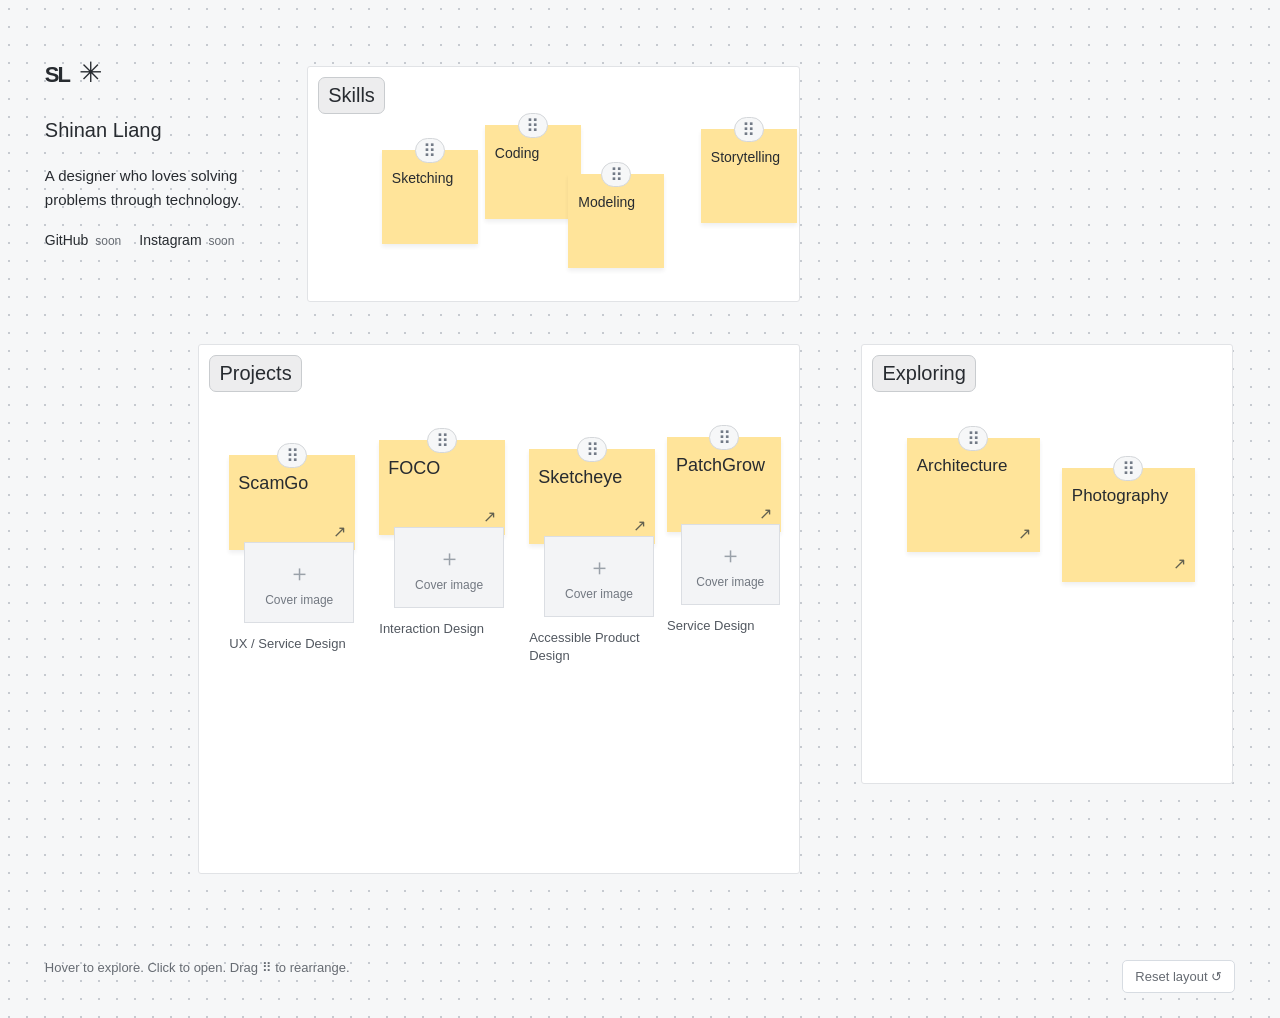
<file: index.html>
<!doctype html>
<html lang="en"><head><meta charset="utf-8"><meta name="viewport" content="width=device-width, initial-scale=1"><title>Portfolio — Shinan Liang</title><meta name="description" content="Shinan Liang’s design portfolio: projects, skills and explorations."><link rel="icon" href="data:image/svg+xml,%3Csvg xmlns='http://www.w3.org/2000/svg' viewBox='0 0 32 32'%3E%3Cpath fill='%23ffe49a' d='M2 2h28v28H2z'/%3E%3Ctext x='6' y='23' font-family='Arial' font-size='20'%3ES%3C/text%3E%3C/svg%3E"><link rel="stylesheet" href="assets/styles.css"></head><body>
<a class="skip" href="#projects">Skip to projects</a>
<main class="board">
<header class="personal"><div class="monogram" aria-label="Shinan Liang initials">SL<span>✳</span></div><h1>Shinan Liang</h1><p>A designer who loves solving<br class="desktop-break"> problems through technology.</p><div class="socials" aria-label="Social profiles to be added"><span>GitHub <small>soon</small></span><span>Instagram <small>soon</small></span></div></header>
<!-- 分区位置由 CSS 控制；保持 FigJam 中上方 Skills、左下 Projects、右侧 Exploring。 -->
<section class="frame skills" aria-labelledby="skills-title"><h2 id="skills-title">Skills</h2>
<div class="skill sticky movable skill-0"><button class="drag-handle" aria-label="Move Sketching" title="Drag to move; arrow keys to adjust">⠿</button><span>Sketching</span></div>
<div class="skill sticky movable skill-1"><button class="drag-handle" aria-label="Move Coding" title="Drag to move; arrow keys to adjust">⠿</button><span>Coding</span></div>
<div class="skill sticky movable skill-2"><button class="drag-handle" aria-label="Move Modeling" title="Drag to move; arrow keys to adjust">⠿</button><span>Modeling</span></div>
<div class="skill sticky movable skill-3"><button class="drag-handle" aria-label="Move Storytelling" title="Drag to move; arrow keys to adjust">⠿</button><span>Storytelling</span></div>
</section><section class="frame projects" id="projects" aria-labelledby="projects-title"><h2 id="projects-title">Projects</h2>
<!-- ScamGo：修改链接内的标题、类型和预览；封面可替换为 img。 -->
<article class="project movable project-0">
<button class="drag-handle" aria-label="Move ScamGo" title="Drag to move; arrow keys to adjust">⠿</button>
<a class="project-link" href="pages/scamgo.html" aria-describedby="preview-scamgo"><div class="sticky project-note"><span>ScamGo</span><span class="open-arrow" aria-hidden="true">↗</span></div><div class="cover" aria-label="ScamGo cover placeholder"><span class="cover-mark" aria-hidden="true">＋</span><span>Cover image</span></div><p class="project-type">UX / Service Design</p><div class="preview" id="preview-scamgo"><p>Anti-fraud app for older adults.</p><small>Aging · User research · UX design</small><span class="view">View project ↗</span></div></a></article>
<!-- FOCO：修改链接内的标题、类型和预览；封面可替换为 img。 -->
<article class="project movable project-1">
<button class="drag-handle" aria-label="Move FOCO" title="Drag to move; arrow keys to adjust">⠿</button>
<a class="project-link" href="pages/foco.html" aria-describedby="preview-foco"><div class="sticky project-note"><span>FOCO</span><span class="open-arrow" aria-hidden="true">↗</span></div><div class="cover" aria-label="FOCO cover placeholder"><span class="cover-mark" aria-hidden="true">＋</span><span>Cover image</span></div><p class="project-type">Interaction Design</p><div class="preview" id="preview-foco"><p>Exploring learning through physical and digital play.</p><small>VR · EEG · User testing</small><span class="view">View project ↗</span></div></a></article>
<!-- Sketcheye：修改链接内的标题、类型和预览；封面可替换为 img。 -->
<article class="project movable project-2">
<button class="drag-handle" aria-label="Move Sketcheye" title="Drag to move; arrow keys to adjust">⠿</button>
<a class="project-link" href="pages/sketcheye.html" aria-describedby="preview-sketcheye"><div class="sticky project-note"><span>Sketcheye</span><span class="open-arrow" aria-hidden="true">↗</span></div><div class="cover" aria-label="Sketcheye cover placeholder"><span class="cover-mark" aria-hidden="true">＋</span><span>Cover image</span></div><p class="project-type">Accessible Product Design</p><div class="preview" id="preview-sketcheye"><p>Exploring accessible, tactile interaction.</p><small>Accessibility · Tactile · Robotics</small><span class="view">View project ↗</span></div></a></article>
<!-- PatchGrow：修改链接内的标题、类型和预览；封面可替换为 img。 -->
<article class="project movable project-3">
<button class="drag-handle" aria-label="Move PatchGrow" title="Drag to move; arrow keys to adjust">⠿</button>
<a class="project-link" href="pages/patchgrow.html" aria-describedby="preview-patchgrow"><div class="sticky project-note"><span>PatchGrow</span><span class="open-arrow" aria-hidden="true">↗</span></div><div class="cover" aria-label="PatchGrow cover placeholder"><span class="cover-mark" aria-hidden="true">＋</span><span>Cover image</span></div><p class="project-type">Service Design</p><div class="preview" id="preview-patchgrow"><p>Exploring sustainability through service design.</p><small>Sustainability · Service design</small><span class="view">View project ↗</span></div></a></article>
</section><section class="frame exploring" aria-labelledby="exploring-title"><h2 id="exploring-title">Exploring</h2>
<article class="explore movable explore-0"><button class="drag-handle" aria-label="Move Architecture" title="Drag to move; arrow keys to adjust">⠿</button><a class="sticky" href="pages/architecture.html">Architecture<span class="open-arrow" aria-hidden="true">↗</span></a></article>
<article class="explore movable explore-1"><button class="drag-handle" aria-label="Move Photography" title="Drag to move; arrow keys to adjust">⠿</button><a class="sticky" href="pages/photography.html">Photography<span class="open-arrow" aria-hidden="true">↗</span></a></article>
</section></main><footer class="board-footer"><span>Hover to explore. Click to open.<span class="drag-hint"> Drag ⠿ to rearrange.</span></span><button id="reset-layout" type="button">Reset layout ↺</button><span id="status" class="sr-only" role="status"></span></footer><script src="assets/main.js" defer></script></body></html>
</file>
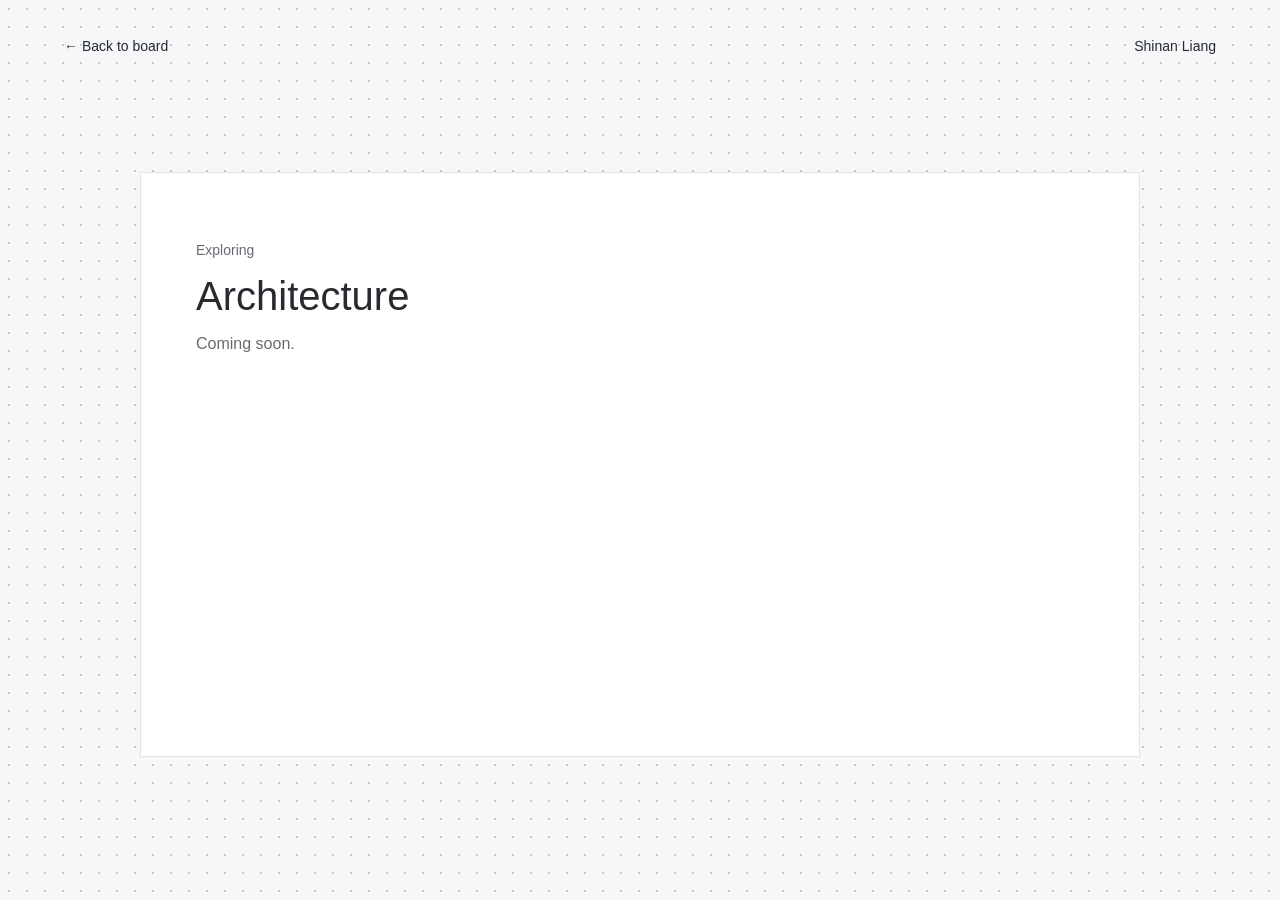
<file: pages/architecture.html>
<!doctype html>
<html lang="en"><head><meta charset="utf-8"><meta name="viewport" content="width=device-width, initial-scale=1"><title>Architecture — Shinan Liang</title><meta name="description" content="Shinan Liang’s design portfolio: projects, skills and explorations."><link rel="icon" href="data:image/svg+xml,%3Csvg xmlns='http://www.w3.org/2000/svg' viewBox='0 0 32 32'%3E%3Cpath fill='%23ffe49a' d='M2 2h28v28H2z'/%3E%3Ctext x='6' y='23' font-family='Arial' font-size='20'%3ES%3C/text%3E%3C/svg%3E"><link rel="stylesheet" href="../assets/styles.css"></head><body class="placeholder-page"><header class="page-header"><a href="../index.html">← Back to board</a><span>Shinan Liang</span></header><main class="empty-page"><p class="eyebrow">Exploring</p><h1>Architecture</h1><p class="coming-soon">Coming soon.</p><!-- 在这里添加项目内容；本版有意留空。 --></main></body></html>
</file>
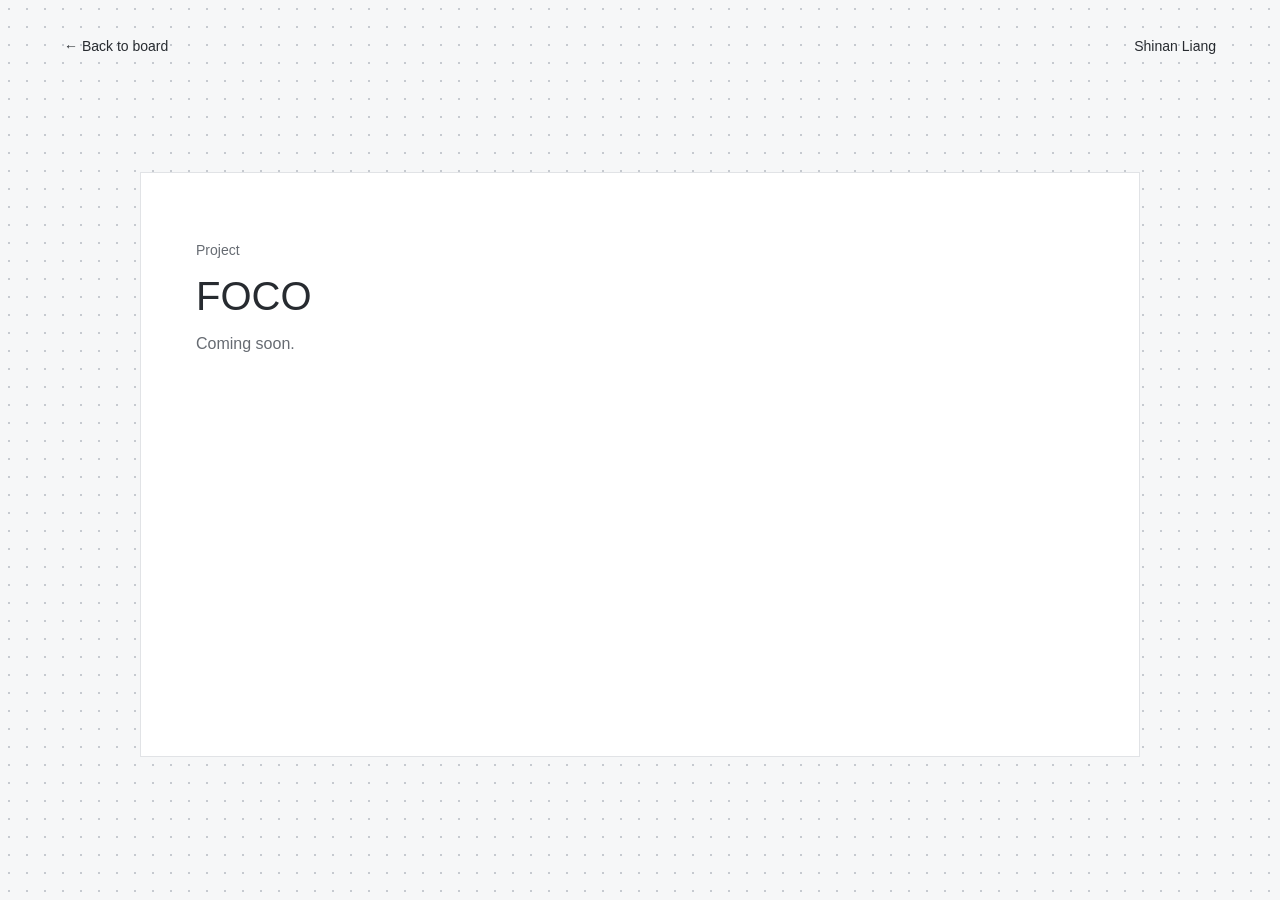
<file: pages/foco.html>
<!doctype html>
<html lang="en"><head><meta charset="utf-8"><meta name="viewport" content="width=device-width, initial-scale=1"><title>FOCO — Shinan Liang</title><meta name="description" content="Shinan Liang’s design portfolio: projects, skills and explorations."><link rel="icon" href="data:image/svg+xml,%3Csvg xmlns='http://www.w3.org/2000/svg' viewBox='0 0 32 32'%3E%3Cpath fill='%23ffe49a' d='M2 2h28v28H2z'/%3E%3Ctext x='6' y='23' font-family='Arial' font-size='20'%3ES%3C/text%3E%3C/svg%3E"><link rel="stylesheet" href="../assets/styles.css"></head><body class="placeholder-page"><header class="page-header"><a href="../index.html">← Back to board</a><span>Shinan Liang</span></header><main class="empty-page"><p class="eyebrow">Project</p><h1>FOCO</h1><p class="coming-soon">Coming soon.</p><!-- 在这里添加项目内容；本版有意留空。 --></main></body></html>
</file>
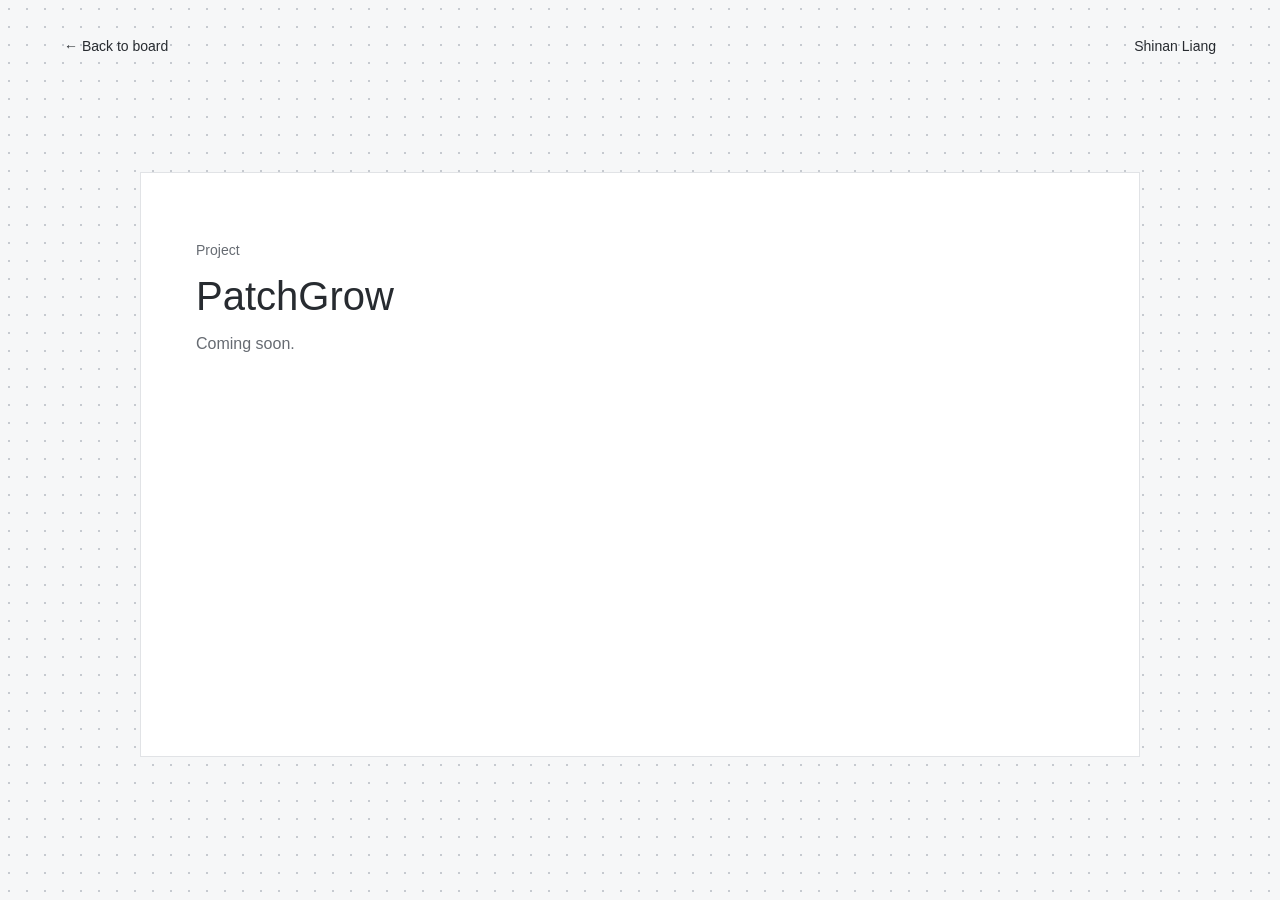
<file: pages/patchgrow.html>
<!doctype html>
<html lang="en"><head><meta charset="utf-8"><meta name="viewport" content="width=device-width, initial-scale=1"><title>PatchGrow — Shinan Liang</title><meta name="description" content="Shinan Liang’s design portfolio: projects, skills and explorations."><link rel="icon" href="data:image/svg+xml,%3Csvg xmlns='http://www.w3.org/2000/svg' viewBox='0 0 32 32'%3E%3Cpath fill='%23ffe49a' d='M2 2h28v28H2z'/%3E%3Ctext x='6' y='23' font-family='Arial' font-size='20'%3ES%3C/text%3E%3C/svg%3E"><link rel="stylesheet" href="../assets/styles.css"></head><body class="placeholder-page"><header class="page-header"><a href="../index.html">← Back to board</a><span>Shinan Liang</span></header><main class="empty-page"><p class="eyebrow">Project</p><h1>PatchGrow</h1><p class="coming-soon">Coming soon.</p><!-- 在这里添加项目内容；本版有意留空。 --></main></body></html>
</file>
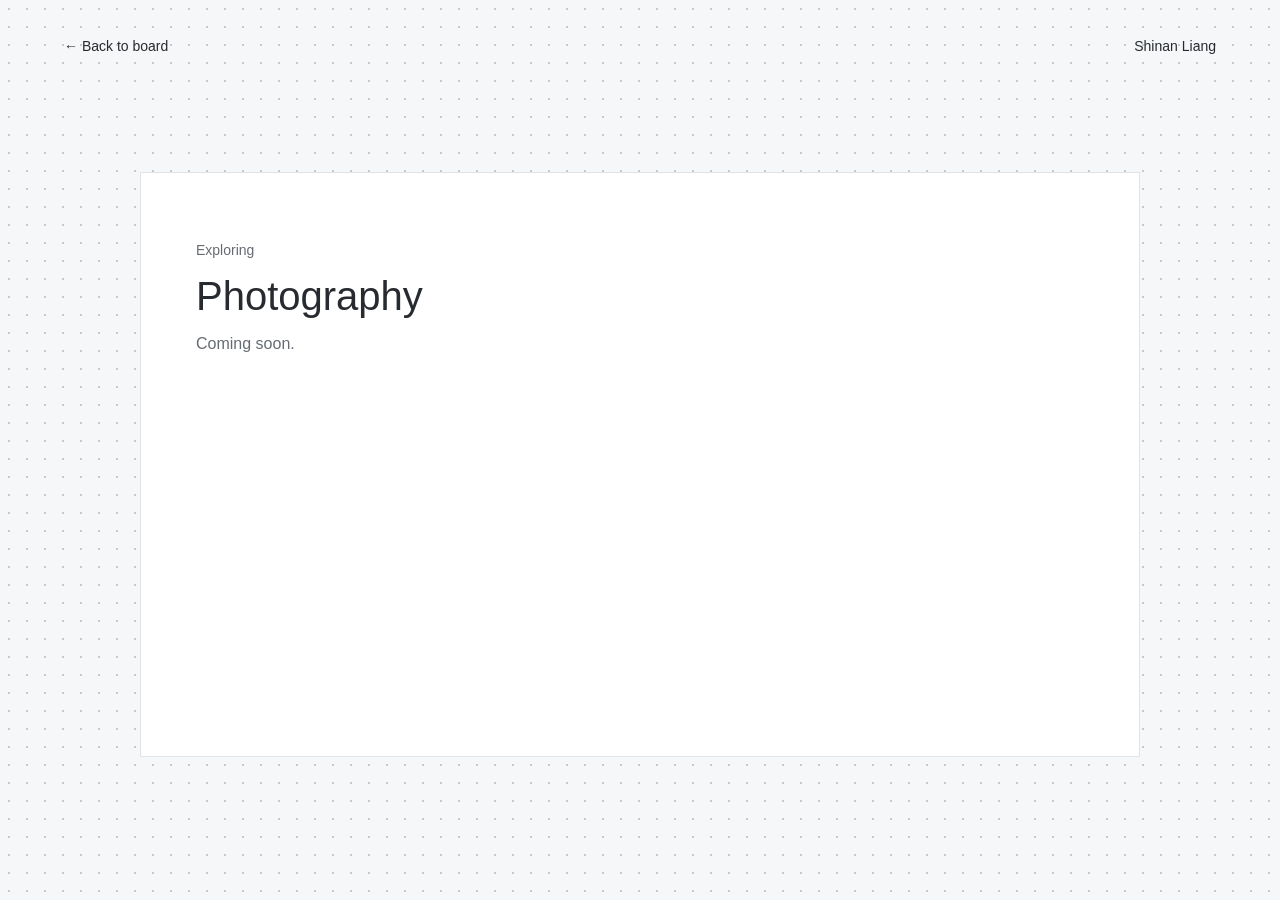
<file: pages/photography.html>
<!doctype html>
<html lang="en"><head><meta charset="utf-8"><meta name="viewport" content="width=device-width, initial-scale=1"><title>Photography — Shinan Liang</title><meta name="description" content="Shinan Liang’s design portfolio: projects, skills and explorations."><link rel="icon" href="data:image/svg+xml,%3Csvg xmlns='http://www.w3.org/2000/svg' viewBox='0 0 32 32'%3E%3Cpath fill='%23ffe49a' d='M2 2h28v28H2z'/%3E%3Ctext x='6' y='23' font-family='Arial' font-size='20'%3ES%3C/text%3E%3C/svg%3E"><link rel="stylesheet" href="../assets/styles.css"></head><body class="placeholder-page"><header class="page-header"><a href="../index.html">← Back to board</a><span>Shinan Liang</span></header><main class="empty-page"><p class="eyebrow">Exploring</p><h1>Photography</h1><p class="coming-soon">Coming soon.</p><!-- 在这里添加项目内容；本版有意留空。 --></main></body></html>
</file>
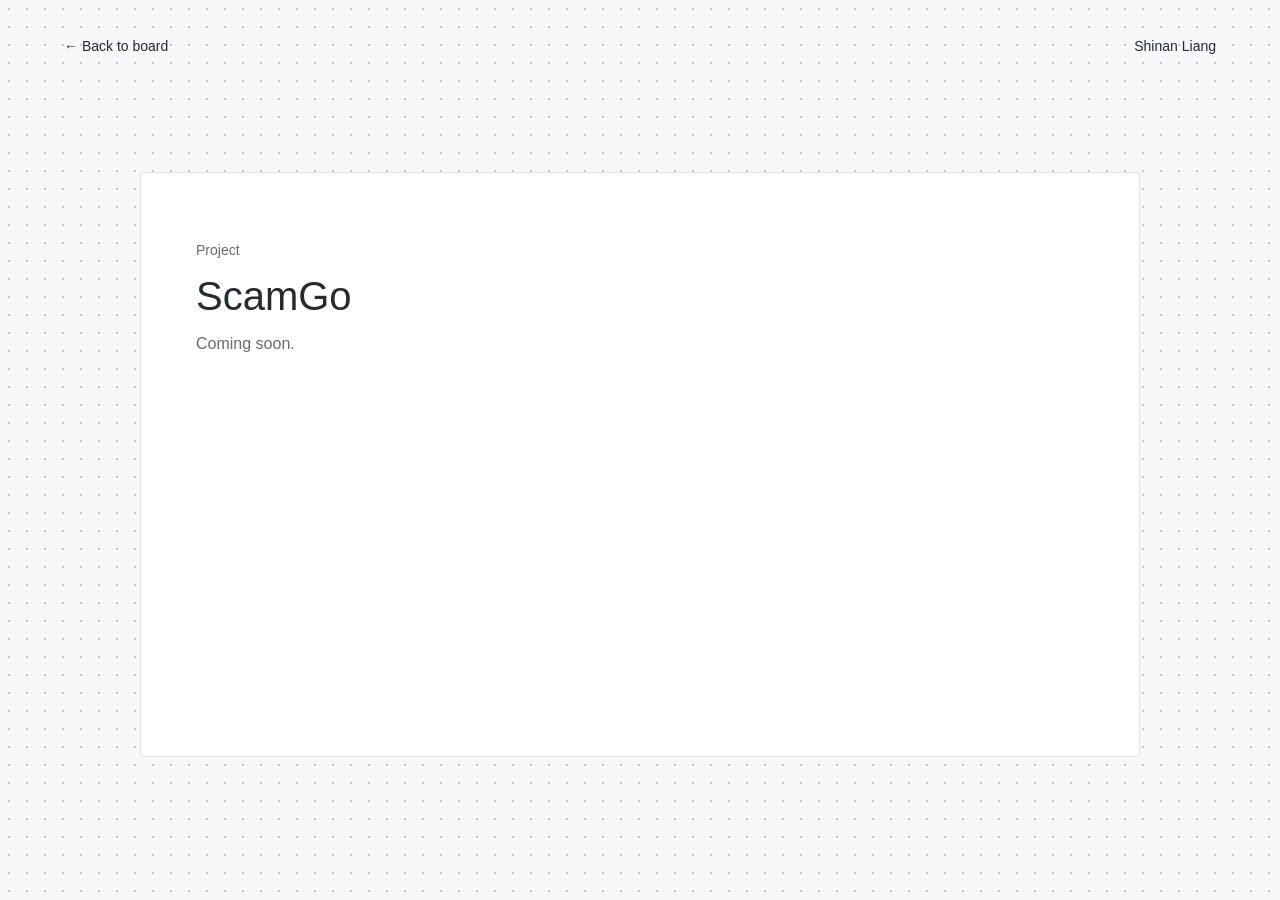
<file: pages/scamgo.html>
<!doctype html>
<html lang="en"><head><meta charset="utf-8"><meta name="viewport" content="width=device-width, initial-scale=1"><title>ScamGo — Shinan Liang</title><meta name="description" content="Shinan Liang’s design portfolio: projects, skills and explorations."><link rel="icon" href="data:image/svg+xml,%3Csvg xmlns='http://www.w3.org/2000/svg' viewBox='0 0 32 32'%3E%3Cpath fill='%23ffe49a' d='M2 2h28v28H2z'/%3E%3Ctext x='6' y='23' font-family='Arial' font-size='20'%3ES%3C/text%3E%3C/svg%3E"><link rel="stylesheet" href="../assets/styles.css"></head><body class="placeholder-page"><header class="page-header"><a href="../index.html">← Back to board</a><span>Shinan Liang</span></header><main class="empty-page"><p class="eyebrow">Project</p><h1>ScamGo</h1><p class="coming-soon">Coming soon.</p><!-- 在这里添加项目内容；本版有意留空。 --></main></body></html>
</file>
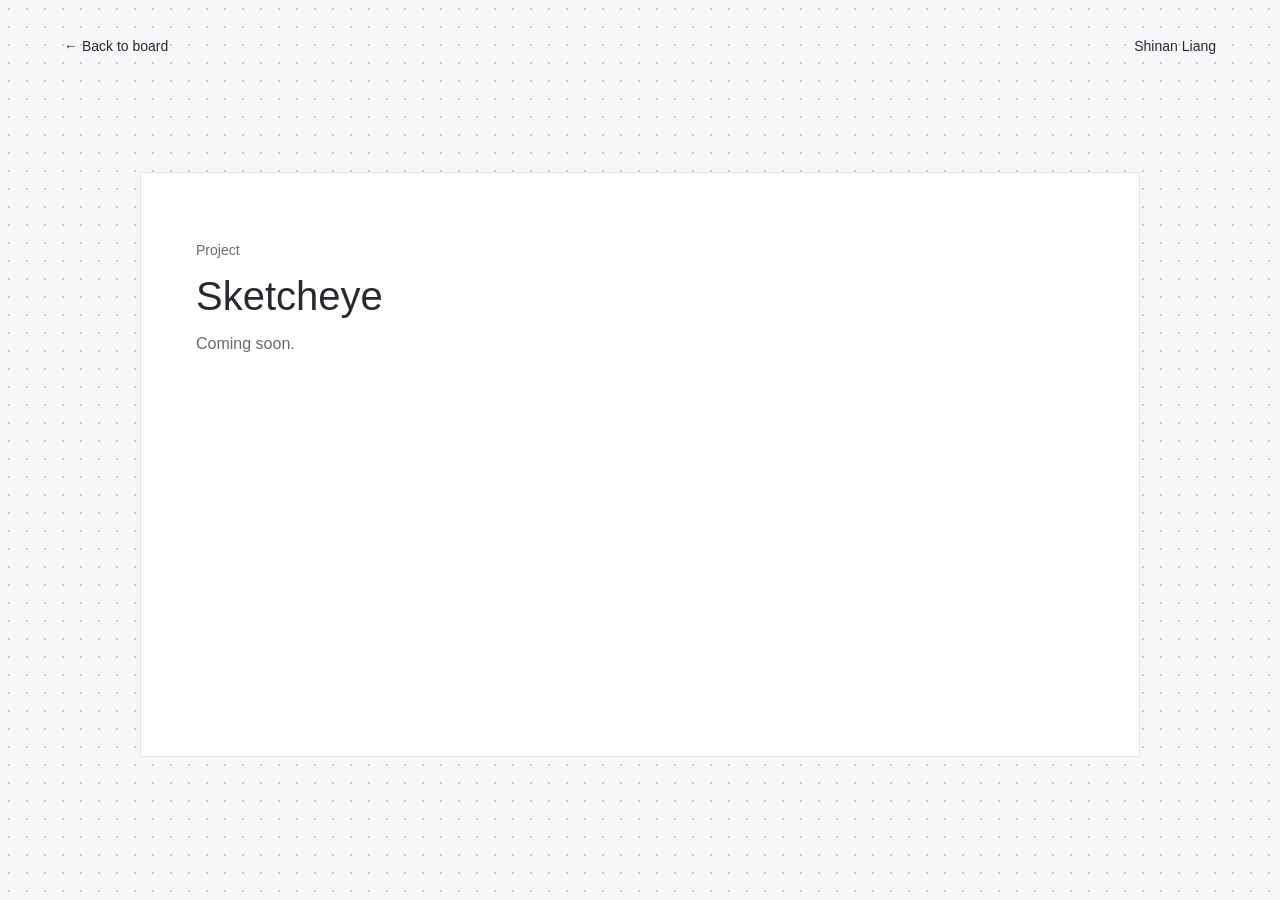
<file: pages/sketcheye.html>
<!doctype html>
<html lang="en"><head><meta charset="utf-8"><meta name="viewport" content="width=device-width, initial-scale=1"><title>Sketcheye — Shinan Liang</title><meta name="description" content="Shinan Liang’s design portfolio: projects, skills and explorations."><link rel="icon" href="data:image/svg+xml,%3Csvg xmlns='http://www.w3.org/2000/svg' viewBox='0 0 32 32'%3E%3Cpath fill='%23ffe49a' d='M2 2h28v28H2z'/%3E%3Ctext x='6' y='23' font-family='Arial' font-size='20'%3ES%3C/text%3E%3C/svg%3E"><link rel="stylesheet" href="../assets/styles.css"></head><body class="placeholder-page"><header class="page-header"><a href="../index.html">← Back to board</a><span>Shinan Liang</span></header><main class="empty-page"><p class="eyebrow">Project</p><h1>Sketcheye</h1><p class="coming-soon">Coming soon.</p><!-- 在这里添加项目内容；本版有意留空。 --></main></body></html>
</file>
<file: assets/styles.css>
/* 修改这里即可统一调整颜色和字体，无需任何构建工具。 */
:root{--paper:#f6f7f8;--ink:#272b30;--muted:#666b72;--line:#e1e3e6;--note:#ffe49a;--dx:0px;--dy:0px;font-family:Arial,Helvetica,sans-serif;color:var(--ink);font-size:16px}
*{box-sizing:border-box}body{margin:0;background:radial-gradient(#c6cad0 .8px,transparent .9px) 0 0/18px 18px var(--paper)}button,a{-webkit-tap-highlight-color:transparent}button{font:inherit;color:inherit}a{color:inherit;text-decoration:none}a:focus-visible,button:focus-visible{outline:3px solid #4267a0;outline-offset:5px}button{cursor:pointer}.board{position:relative;width:min(100%,1600px);height:960px;margin:0 auto}.personal{position:absolute;left:3.5%;top:56px;width:23%}.monogram{font-size:22px;font-weight:700;letter-spacing:-2px;margin-bottom:30px}.monogram span{display:inline-block;margin-left:10px;font-size:28px;font-weight:400}.personal h1{font-size:20px;font-weight:500;margin:0 0 22px}.personal p{font-size:15px;line-height:1.6;margin:0 0 20px}.socials{display:flex;gap:18px;font-size:14px}.socials small{color:var(--muted);font-size:12px;margin-left:3px}
/* 桌面画布：有意保留不等大的框和错落便签，不使用卡片网格。 */
.frame{position:absolute;border:1px solid var(--line);border-radius:3px;background:#fff}.frame h2{display:inline-block;position:absolute;top:10px;left:10px;margin:0;border:1px solid #c9cccf;background:#ededee;border-radius:7px;padding:6px 9px;font-size:20px;font-weight:500;line-height:1.15}.skills{left:24%;top:66px;width:38.5%;height:236px}.projects{left:15.5%;top:344px;width:47%;height:530px}.exploring{left:67.3%;top:344px;width:29%;height:440px}.movable{position:absolute;transform:translate(var(--dx),var(--dy))}.sticky{background:var(--note);box-shadow:0 3px 4px #262c3612}.skill{width:96px;height:94px;padding:20px 10px;font-size:14px}.skill-0{left:15%;top:83px}.skill-1{left:36%;top:58px}.skill-2{left:53%;top:107px}.skill-3{left:80%;top:62px}.drag-handle{position:absolute;z-index:3;top:-12px;left:calc(50% - 15px);width:30px;height:25px;padding:0;border:1px solid #d4d7da;border-radius:20px;background:#f6f7f8;color:#727a86;cursor:grab;touch-action:none;font-size:18px;line-height:20px}.drag-handle:hover{background:#e6eaf0}.project{width:21%;top:99px}.project-0{left:5%;top:110px}.project-1{left:30%;top:95px}.project-2{left:55%;top:104px}.project-3{left:78%;top:92px;width:19%}.project-note{position:relative;min-height:95px;padding:18px 9px 12px;font-size:18px;overflow-wrap:anywhere}.open-arrow{position:absolute;right:9px;bottom:9px;font-size:16px;color:#62604f}.cover{width:87%;height:81px;margin:-8px 0 0 12%;position:relative;border:1px solid #dbdee3;background:#f3f4f6;display:flex;flex-direction:column;align-items:center;justify-content:center;gap:4px;color:#727881;font-size:12px}.cover-mark{font-size:23px;font-weight:300;color:#9aa1a9}.project-type{font-size:13px;line-height:1.4;color:#525860;margin:12px 0 0}.preview{position:absolute;top:100%;left:0;width:225px;padding:18px;background:#fff;border:1px solid #d7dce2;border-radius:4px;box-shadow:0 10px 26px #25304012;opacity:0;visibility:hidden;pointer-events:none;transition:opacity .14s;z-index:5}.preview p{font-size:15px;line-height:1.5;margin:0 0 12px}.preview small{font-size:12px;line-height:1.6;color:var(--muted)}.view{display:block;font-size:13px;margin-top:16px}.project:hover,.project:focus-within{z-index:10}.project-link:hover .preview,.project-link:focus-visible .preview{opacity:1;visibility:visible}.project-3 .preview{left:auto;right:0}.explore{width:36%;top:93px;left:12%}.explore-1{left:54%;top:123px}.explore a{display:block;position:relative;padding:18px 10px;min-height:114px;font-size:17px;overflow-wrap:anywhere}.dragging{z-index:20!important}.dragging .drag-handle{cursor:grabbing}.dragging .preview{visibility:hidden!important}.board-footer{max-width:1500px;margin:0 auto 25px;padding:0 3.5%;display:flex;justify-content:space-between;gap:20px;font-size:13px;color:var(--muted)}#reset-layout{background:#fff;border:1px solid #d7dce2;border-radius:5px;padding:8px 12px;font-size:13px}.skip{position:fixed;left:10px;top:-100px;background:white;padding:12px;z-index:100}.skip:focus{top:10px}.sr-only{position:absolute;width:1px;height:1px;padding:0;margin:-1px;overflow:hidden;clip:rect(0,0,0,0);white-space:nowrap;border:0}.page-header{display:flex;justify-content:space-between;padding:38px 5%;font-size:14px}.page-header a:hover{text-decoration:underline}.empty-page{margin:80px auto;max-width:1000px;min-height:65vh;background:#fff;border:1px solid var(--line);padding:55px}.eyebrow{font-size:14px;color:var(--muted)}.empty-page h1{font-size:40px;font-weight:500;margin:16px 0}.coming-soon{color:var(--muted);font-size:16px}
@media(min-width:1600px){.board{height:1000px}.projects{height:570px}.exploring{height:480px}}
/* 窄屏按原信息顺序重排，保留轻微错位；无需拖动即可读完。 */
@media(max-width:1050px){.board{height:auto;padding:32px 20px}.personal{position:relative;left:auto;top:auto;width:auto;margin-bottom:42px}.personal p{font-size:16px}.frame{position:relative;left:auto;top:auto;width:100%;margin-bottom:36px}.skills{height:235px;max-width:640px;margin-left:auto}.projects{height:490px}.exploring{height:290px;width:75%;margin-left:auto}.skill-3{left:77%}.project-note{font-size:17px}.board-footer{align-items:center}.empty-page{margin:40px 20px;padding:30px}}
@media(max-width:600px){.board{padding:28px 16px}.monogram{margin-bottom:22px}.skills{height:300px}.skill{width:90px;height:82px}.skill-0{left:8%;top:82px}.skill-1{left:60%;top:69px}.skill-2{left:24%;top:188px}.skill-3{left:65%;top:176px}.projects{height:670px}.project{width:39%}.project-0{left:7%;top:100px}.project-1{left:55%;top:124px}.project-2{left:10%;top:383px}.project-3{left:56%;top:408px}.project-note{min-height:92px}.preview{width:210px}.project-1 .preview{left:auto;right:0}.exploring{width:94%;height:280px}.explore{width:41%;left:6%;top:92px}.explore-1{left:53%;top:119px}.explore a{font-size:16px}.drag-handle{display:none}.drag-hint,#reset-layout{display:none}.board-footer{font-size:12px;margin-top:-12px}.page-header{padding:25px 20px}.empty-page h1{font-size:32px}}
@media(prefers-reduced-motion:reduce){*{transition:none!important}}
</file>
